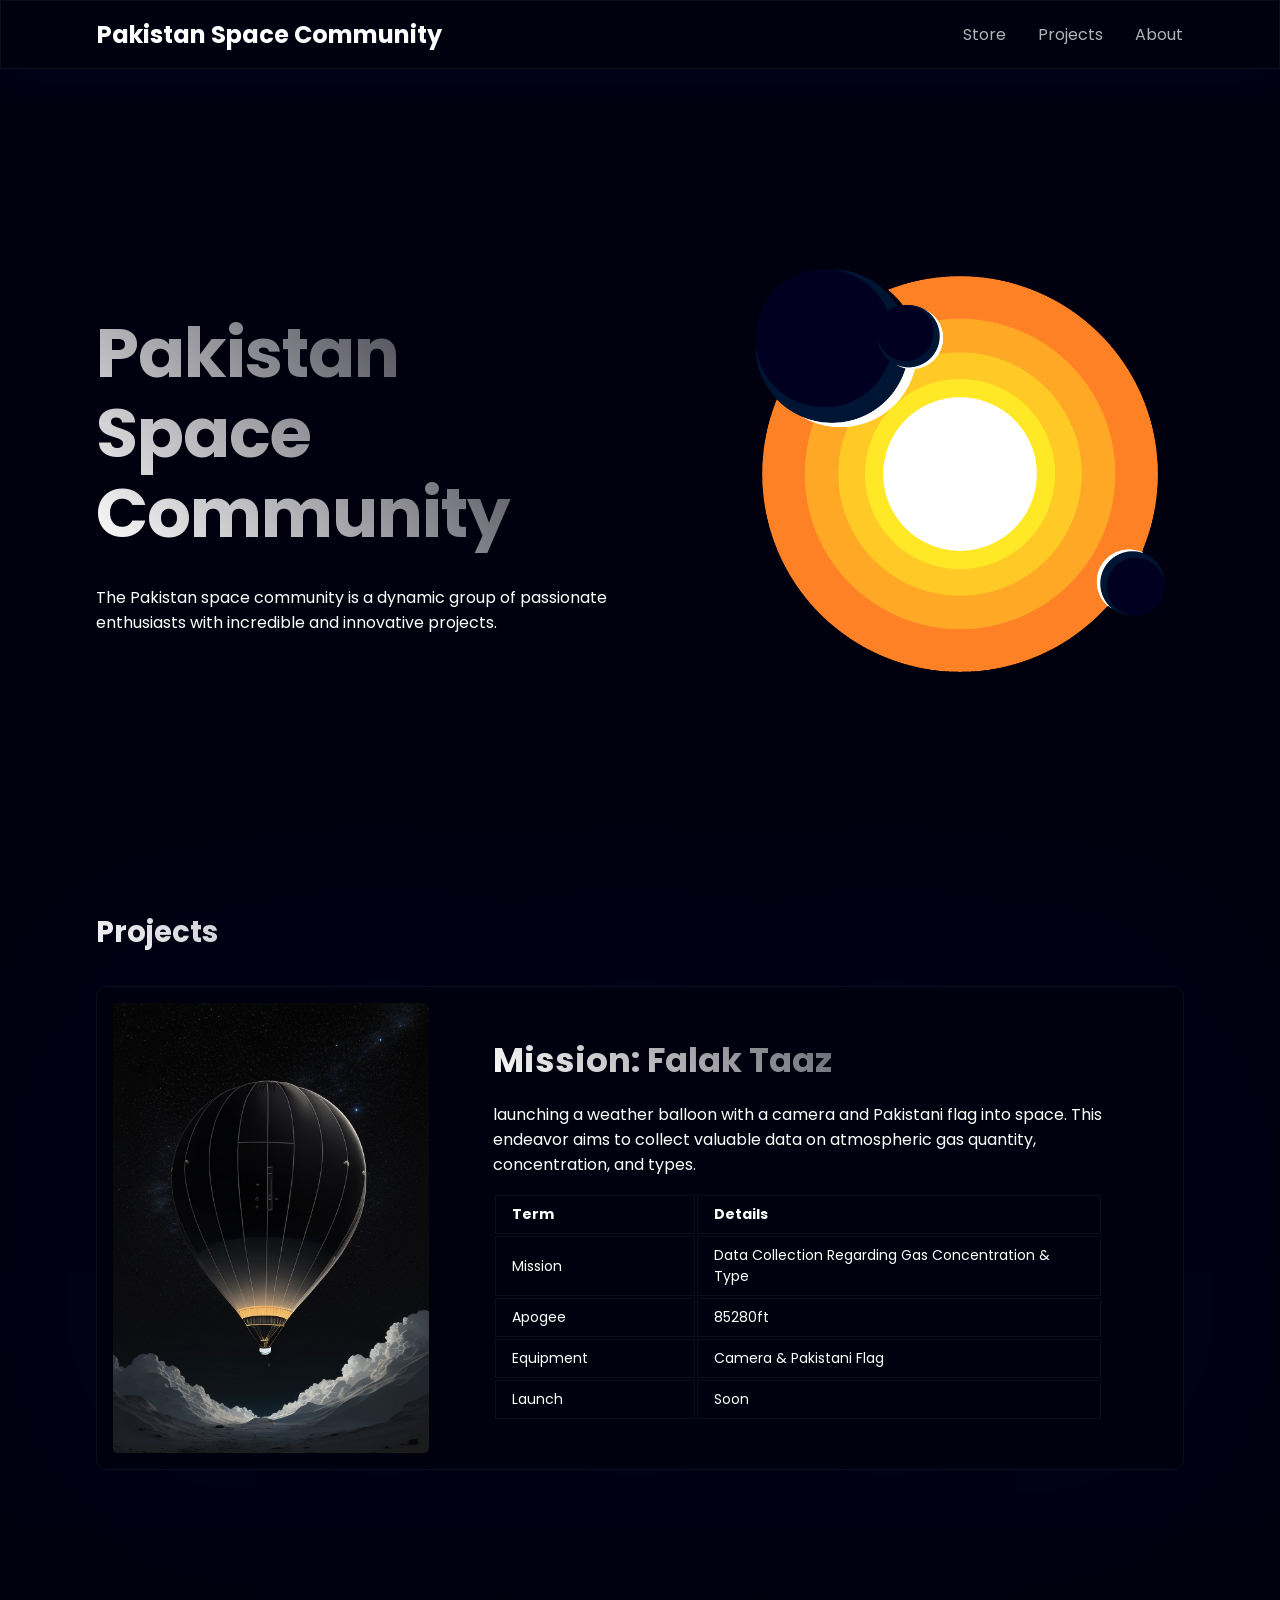
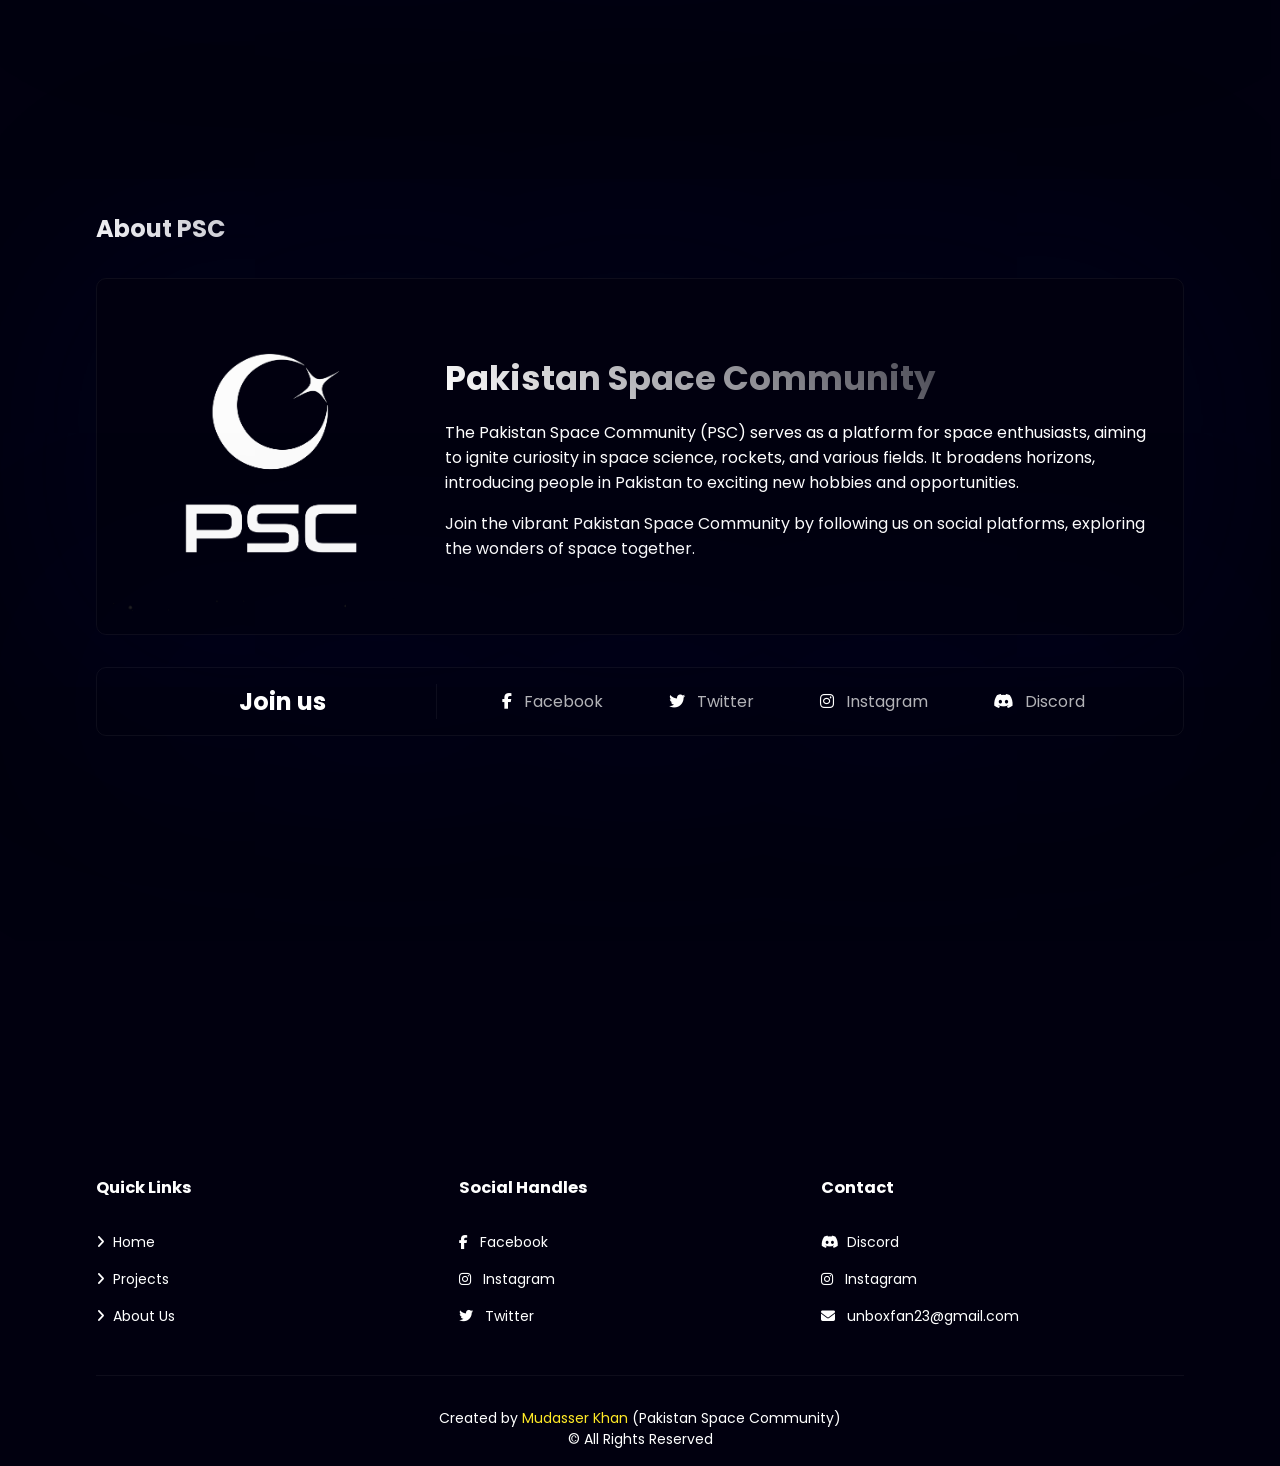
<file: index.html>
<!DOCTYPE html>
<html lang="en">

<head>
  <link rel="stylesheet" href="style.css" />
  <meta charset="UTF-8" />
  <meta name="viewport" content="width=device-width, initial-scale=1.0" />
  <title>PSC</title>
  <!-- Font Awesome -->
  <link rel="stylesheet" href="https://cdnjs.cloudflare.com/ajax/libs/font-awesome/6.1.1/css/all.min.css">
  <script src="main.js" defer></script>
</head>

<body>
  <main>
    <!-- Navbar -->
    <nav>
      <h1 class="small-logo">PSC</h1>
      <a href="index.html"><h1 class="logo">Pakistan Space Community</h1></a>
      <div class="burger-icon" id="burger-icon">
        <div class="bar"></div>
        <div class="bar"></div>
        <div class="bar"></div>
      </div>
      <ul id="nav-links" class="">
        <li><a href="store.html">Store</a></li>
        <li><a href="#projects">Projects</a></li>
        <li><a href="#about">About</a></li>
      </ul>
    </nav>

    <!-- Hero Section -->
    <section class="hero">
      <div class="info">
        <h1 class="title">
          Pakistan <br />
          Space <br />
          Community
        </h1>
        <p>
          The Pakistan space community is a dynamic group of passionate
          enthusiasts with incredible and innovative projects.
        </p>
      </div>
      <div class="visual">
        <img src="media/solar.svg" draggable="false" alt="sun with plantes , vector" />
      </div>
    </section>

    <!-- Projects Section -->
    <section class="projects" id="projects">
      <h1 class="title">Projects</h1>
      <div class="projects-container">
        <div class="project">
          <div class="visual">
          </div>
          <div class="info">
            <h1 class="title">Mission: Falak Taaz</h1>
            <p>
              launching a weather balloon with a camera and Pakistani flag
              into space. This endeavor aims to collect valuable data on
              atmospheric gas quantity, concentration, and types.
            </p>
            <div class="table" style="font-size: 12px">
              <table>
                <tbody>
                  <tr>
                    <th style="width: 300px">Term</th>
                    <th style="width: 700px">Details</th>
                  </tr>
                  <tr>
                    <td>Mission</td>
                    <td>
                      Data Collection Regarding Gas Concentration &amp; Type
                    </td>
                  </tr>
                  <tr>
                    <td>Apogee</td>
                    <td>85280ft</td>
                  </tr>
                  <tr>
                    <td>Equipment</td>
                    <td>Camera &amp; Pakistani Flag</td>
                  </tr>
                  <tr>
                    <td>Launch</td>
                    <td>Soon</td>
                  </tr>
                </tbody>
              </table>
            </div>
          </div>
        </div>
      </div>
    </section>

    <!-- About Section -->
    <section class="about" id="about">
      <h1 class="title">About PSC</h1>
      <div class="about-card">
        <div class="visual">
          <img src="media/c(1).png" draggable="false" style="user-select: none;" alt="psc logo">
        </div>
        <div class="info">
          <h1 class="title">Pakistan Space Community</h1>
          <p>The Pakistan Space Community (PSC) serves as a platform for space enthusiasts, aiming to ignite curiosity
            in space science, rockets, and various fields. It broadens horizons, introducing people in Pakistan to
            exciting new hobbies and opportunities.</p>
          <p>Join the vibrant Pakistan Space Community by following us on social platforms, exploring the wonders of
            space together.</p>
        </div>
      </div>
      <div class="social-links">
        <h1>Join us</h1>
        <div class="links">
          <a href="https://facebook.com/PakistanSpaceCommunity/" target="_blank"> <i class="fab fa-facebook-f"></i>
            <span>Facebook</span></a>
          <a href="https://twitter.com/PakistanSpaceCo" target="_blank"><i class="fa-brands fa-twitter"></i>
            <span>Twitter</span></a>
          <a href="https://instagram.com/pakistan_space_community" target="_blank"><i
              class="fa-brands fa-instagram"></i> <span>Instagram</span></a>
          <a href="https://discord.gg/6Tj3rR6frs" target="_blank"><i class="fa-brands fa-discord"></i>
            <span>Discord</span></a>
        </div>
      </div>
    </section>

    <!-- Footer -->
    <footer class="footer">
      <div class="box-container">
        <div class="box">
          <h3>Quick Links</h3>
          <a href="#"> <i class="fas fa-angle-right"></i>Home</a>
          <a href="#projects"> <i class="fas fa-angle-right"></i>Projects</a>
          <a href="#about"> <i class="fas fa-angle-right"></i>About Us</a>
        </div>

        <div class="box">
          <h3>Social Handles</h3>
          <a href="https://facebook.com/PakistanSpaceCommunity/" target="_blank"> <i class="fab fa-facebook-f"></i>
            Facebook</a>
          <a href="https://www.instagram.com/pakistan_space_community" target="_blank"> <i
              class="fa-brands fa-instagram"></i> Instagram
          </a>

          <a href="https://twitter.com/PakistanSpaceCo">
            <i class="fa-brands fa-twitter"></i> Twitter </a>
        </div>

        <div class="box">
          <h3>Contact</h3>
          <a href="https://discord.gg/6Tj3rR6frs" target="_blank"> <i class="fa-brands fa-discord"></i>Discord </a>
          <a href="https://instagram.com/pakistan_space_community" target="_blank"> <i class="fa-brands fa-instagram"
              target="_blank"></i> Instagram</i></a>
          <a href="#" target="_blank"> <i class="fa-sharp fa-solid fa-envelope"></i> unboxfan23@gmail.com </a>

        </div>

      </div>
      <div class="credit">Created by <span><a href="https://instagram.com/mdxr_khan" target="_blank">Mudasser
            Khan</a></span> (Pakistan
        Space Community) <br /> © All Rights
        Reserved</div>
    </footer>
  </main>
</body>

</html>
</file>
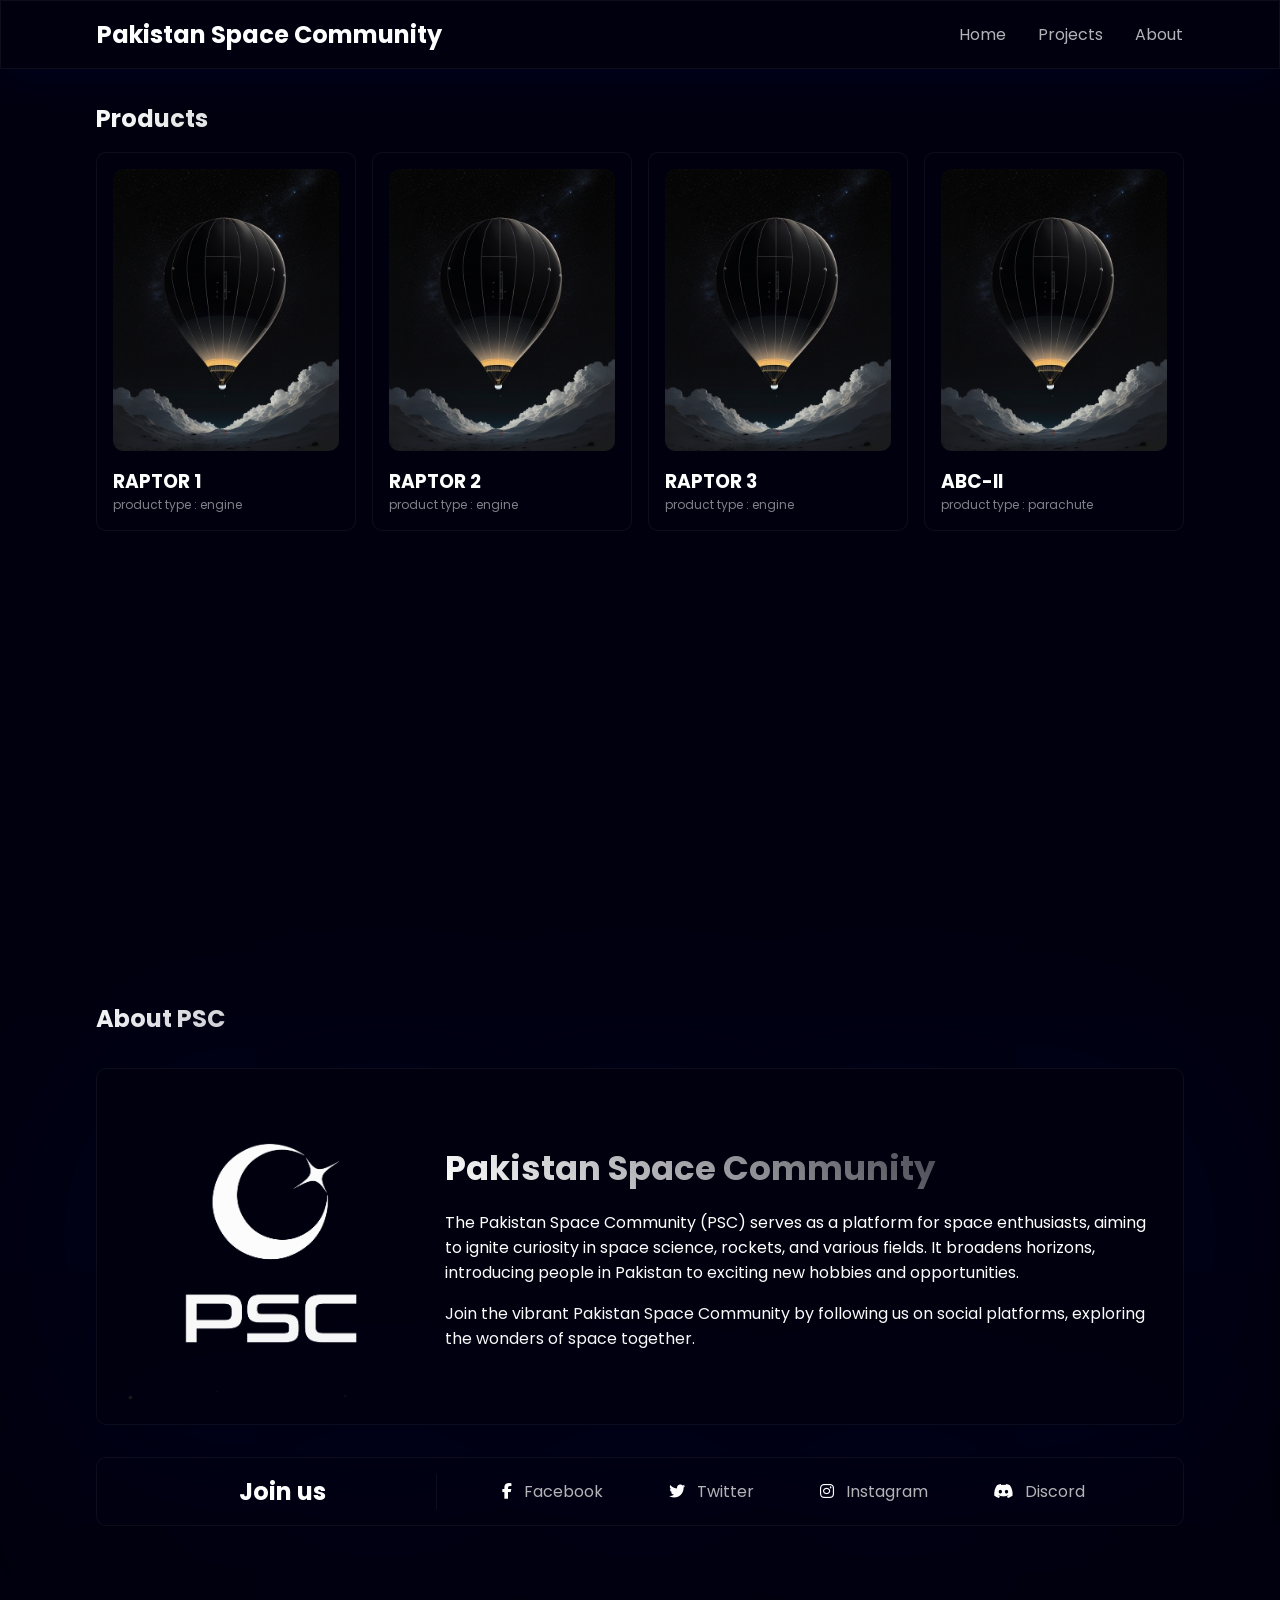
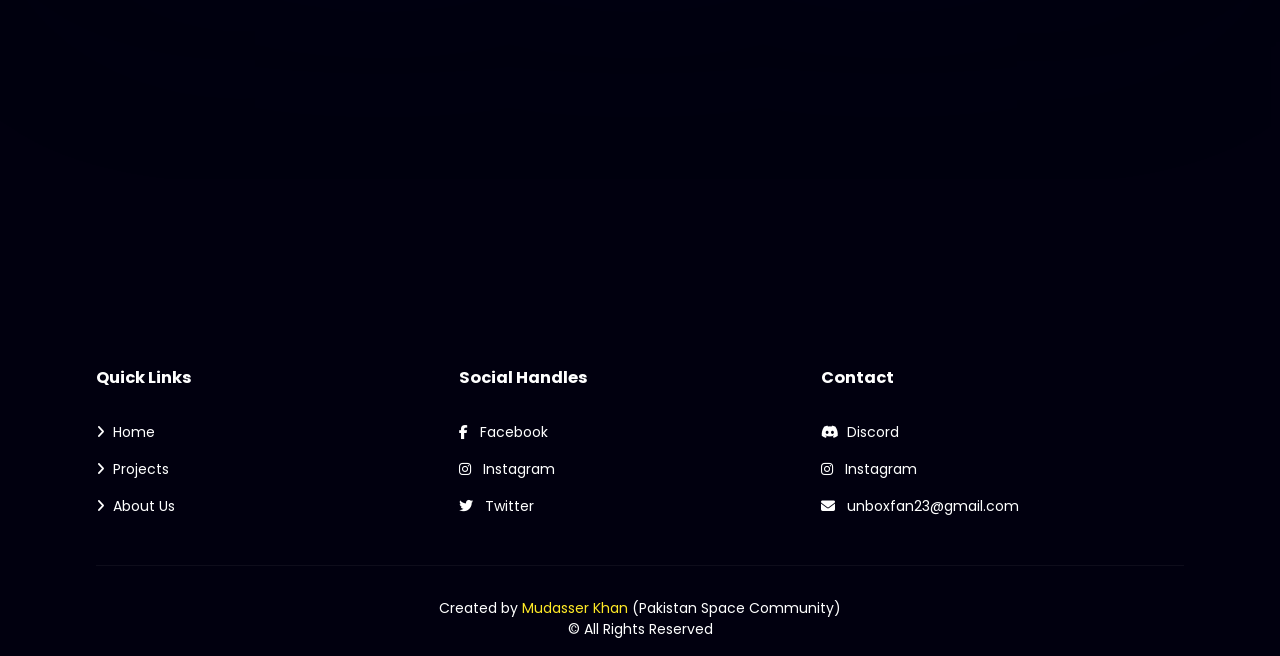
<file: store.html>
<!DOCTYPE html>
<html lang="en">

<head>
    <link rel="stylesheet" href="style.css" />
    <meta charset="UTF-8" />
    <meta name="viewport" content="width=device-width, initial-scale=1.0" />
    <title>PSC</title>
    <!-- Font Awesome -->
    <link rel="stylesheet" href="https://cdnjs.cloudflare.com/ajax/libs/font-awesome/6.1.1/css/all.min.css">
    <script src="main.js" defer></script>
</head>

<body>
    <main>
        <!-- Navbar -->
        <nav>
            <h1 class="small-logo">PSC</h1>
            <a href="index.html"><h1 class="logo">Pakistan Space Community</h1></a>
            <div class="burger-icon" id="burger-icon">
                <div class="bar"></div>
                <div class="bar"></div>
                <div class="bar"></div>
            </div>
            <ul id="nav-links" class="">
                <li><a href="index.html">Home</a></li>
                <li><a href="index.html#projects">Projects</a></li>
                <li><a href="#about">About</a></li>
            </ul>
        </nav>

        <section class="products" id="products">
            <div class="product-viewer">
                <i class="fa-solid fa-square-xmark cross" style="color: #c01c28;"></i>
                <img src="media/DreamShaper_v6_a_weather_balloon_in_dark_space_vector_styled_1.png" class="Vimg" alt="">
                <div class="info">
                    <h1 class="Vtitle">Raptor 3</h1>
                    <p class="Vdesc">Lorem ipsum dolor, sit amet consectetur adipisicing elit. Incidunt perspiciatis alias animi consequatur itaque quae voluptas molestias consequuntur ducimus deleniti?</p>
                    <table>
                        <tbody>
                          <tr>
                            <th style="width: 300px">Term</th>
                            <th style="width: 700px">Details</th>
                          </tr>
                          <tr>
                            <td>Type</td>
                            <td class="Vtype">
                              Rocket
                            </td>
                          </tr>
                          <tr>
                            <td>Price</td>
                            <td class="Vprice">$100</td>
                          </tr>
                          <tr>
                            <td>Status</td>
                            <td class="Vstatus">in stock</td>
                          </tr>
                          
                        </tbody>
                      </table>
                    <button>purchase</button>
                </div>
            </div>
            <h1 class="title">Products</h1>
            <div class="products-container">
                
            </div>

        </section>

        <!-- About Section -->
        <section class="about" id="about">
            <h1 class="title">About PSC</h1>
            <div class="about-card">
                <div class="visual">
                    <img src="media/c(1).png" draggable="false" style="user-select: none;" alt="psc logo">
                </div>
                <div class="info">
                    <h1 class="title">Pakistan Space Community</h1>
                    <p>The Pakistan Space Community (PSC) serves as a platform for space enthusiasts, aiming to ignite
                        curiosity
                        in space science, rockets, and various fields. It broadens horizons, introducing people in
                        Pakistan to
                        exciting new hobbies and opportunities.</p>
                    <p>Join the vibrant Pakistan Space Community by following us on social platforms, exploring the
                        wonders of
                        space together.</p>
                </div>
            </div>
            <div class="social-links">
                <h1>Join us</h1>
                <div class="links">
                    <a href="https://facebook.com/PakistanSpaceCommunity/" target="_blank"> <i
                            class="fab fa-facebook-f"></i>
                        <span>Facebook</span></a>
                    <a href="https://twitter.com/PakistanSpaceCo" target="_blank"><i class="fa-brands fa-twitter"></i>
                        <span>Twitter</span></a>
                    <a href="https://instagram.com/pakistan_space_community" target="_blank"><i
                            class="fa-brands fa-instagram"></i> <span>Instagram</span></a>
                    <a href="https://discord.gg/6Tj3rR6frs" target="_blank"><i class="fa-brands fa-discord"></i>
                        <span>Discord</span></a>
                </div>
            </div>
        </section>

        <!-- Footer -->
        <footer class="footer">
            <div class="box-container">
                <div class="box">
                    <h3>Quick Links</h3>
                    <a href="#"> <i class="fas fa-angle-right"></i>Home</a>
                    <a href="#projects"> <i class="fas fa-angle-right"></i>Projects</a>
                    <a href="#about"> <i class="fas fa-angle-right"></i>About Us</a>
                </div>

                <div class="box">
                    <h3>Social Handles</h3>
                    <a href="https://facebook.com/PakistanSpaceCommunity/" target="_blank"> <i
                            class="fab fa-facebook-f"></i>
                        Facebook</a>
                    <a href="https://www.instagram.com/pakistan_space_community" target="_blank"> <i
                            class="fa-brands fa-instagram"></i> Instagram
                    </a>

                    <a href="https://twitter.com/PakistanSpaceCo">
                        <i class="fa-brands fa-twitter"></i> Twitter </a>
                </div>

                <div class="box">
                    <h3>Contact</h3>
                    <a href="https://discord.gg/6Tj3rR6frs" target="_blank"> <i class="fa-brands fa-discord"></i>Discord
                    </a>
                    <a href="https://instagram.com/pakistan_space_community" target="_blank"> <i
                            class="fa-brands fa-instagram" target="_blank"></i> Instagram</i></a>
                    <a href="#" target="_blank"> <i class="fa-sharp fa-solid fa-envelope"></i> unboxfan23@gmail.com </a>

                </div>

            </div>
            <div class="credit">Created by <span><a href="https://instagram.com/mdxr_khan" target="_blank">Mudasser
                        Khan</a></span> (Pakistan
                Space Community) <br /> © All Rights
                Reserved</div>
        </footer>
    </main>
</body>

</html>
</file>
<file: style.css>
@import url("https://fonts.googleapis.com/css2?family=Poppins:wght@100;200;300;400;500;600;700;800;900&display=swap");

:root {
  --bg: #01000f;
  --theme: #ffe926;
  --secondary: #000b53;
  --box-shadow: 0 0px 500px rgba(0, 11, 83, 25%);
}


/* General Adjustments */
.Vstatus{
  background-color: rgb(63, 105, 0);
}
.unavailable{
  background-color: #c01c28;
}
.burger-icon{
  display: none;
}
.small-logo{
  display: none;
}
section {
  min-height: 100dvh;
}
* {
  padding: 0;
  margin: 0;
  text-decoration: none;
  list-style: none;
  box-sizing: border-box;
  font-family: "Poppins", sans-serif;
  color: white;
}
.title {
  background: -webkit-linear-gradient(45deg, #fff, rgba(1, 0, 15));
  -webkit-background-clip: text;
  -webkit-text-fill-color: transparent;
}
html {
  scroll-behavior: smooth;
}
body {
  background-color: var(--bg);
}

.about-card,
.project,
.social-links {
  box-shadow: var(--box-shadow);
}


/* Navbar */

nav {
  display: flex;
  justify-content: space-between;
  align-items: center;
  padding: 1rem 6rem;
  box-shadow: 0 5px 50px rgba(0, 11, 83, 25%);
  border: 1px solid rgba(255, 255, 255, 5%);
}
a, a span {
  color: rgba(255, 255, 255, 70%);
  transition: 0.1s linear;
}
a:hover, a span:hover {
  text-shadow: 0 0 25px var(--secondary);
  color: rgba(255, 255, 255, 100%);
}
nav ul {
  display: flex;
  gap: 2rem;
  justify-content: center;
  align-items: center;
}


/* Hero */

.hero {
  min-height: 90dvh;
  display: grid;
  grid-template-columns: 50% 50%;
  justify-content: center;
  align-items: center;
}
.hero img {
  width: 80%;
}

.hero .info {
  display: flex;
  justify-content: center;
  margin: 0 auto;
  flex-direction: column;
  gap: 2rem;
  padding-left: 6rem;
}
.hero .info .title {
  font-size: 69px;
  line-height: 80px;
  letter-spacing: -1px;
  /* text-shadow: 0 0 10px var(--secondary); */
  user-select: none;
}
.hero .visual {
  display: flex;
  justify-content: center;
  margin: 0 auto;
}


/* Projects */

.projects {
  padding: 2rem 6rem;
  display: flex;
  flex-direction: column;
  gap: 2rem;
}
.projects .title {
  font-size: 29px;
}

.projects .projects-container {
  display: flex;
  justify-content: center;
  align-items: center;
}
.projects .projects-container .project {
  display: grid;
  grid-template-columns: 30% 70%;
  border: 1px solid rgba(255, 255, 255, 5%);
  padding: 1rem;
  border-radius: 10px;
  justify-content: center;
  align-items: center;
}
.project .visual {
  display: flex;
  justify-content: center;
  align-items: center;
  background-image: url("media/DreamShaper_v6_a_weather_balloon_in_dark_space_vector_styled_1.png");
  background-position: center;
  background-size: cover;
  width: 100%;
  height: 100%;
  border-radius: 5px;
}
.project .info {
  display: flex;
  flex-direction: column;
  padding: 2rem 4rem;
  gap: 1rem;
}
.project .info .title {
  font-size: 34px;
}

table th,
table td {
  border: 1px solid rgba(255, 255, 255, 5%);
  text-align: start;
  padding: 0.5rem 1rem;
  font-size: 14px;
}


/* About */

.about {
  padding: 2rem 6rem;
  display: flex;
  flex-direction: column;
  gap: 2rem;
}

.about .about-card {
  display: grid;
  grid-template-columns: 30% 70%;
  border: 1px solid rgba(255, 255, 255, 5%);
  padding: 1rem;
  border-radius: 10px;
  justify-content: center;
  align-items: center;
}
.about-card img {
  width: 100%;
}
.about-card .info {
  height: 100%;
  padding: 2rem 1rem;
  display: flex;
  gap: 1rem;
  flex-direction: column;
  justify-content: center;
}
.about-card .title {
  font-size: 34px;
}

/* Social links */

.social-links {
  display: grid;
  grid-template-columns: 30% 70%;
  border: 1px solid rgba(255, 255, 255, 5%);
  padding: 1rem 2rem;
  border-radius: 10px;
  justify-content: center;
  align-items: center;
  text-align: center;
}
.social-links .links {
  border-left: 1px solid rgba(255, 255, 255, 5%);
  height: 100%;
  display: flex;
  justify-content: space-evenly;
  align-items: center;
}

.social-links .links i {
  margin-right: 0.5rem;
}

/* Footer*/

.footer {
  margin-top: 5rem;
  background-color: var(--black);
  padding: 1rem 6rem;
  font-size: 14px;
}

.footer .box-container {
  display: grid;
  grid-template-columns: repeat(3, 1fr);
}

.footer .box-container .box h3 {
  color: var(--white);
  padding-bottom: 2rem;
}

.footer .box-container .box a {
  color: var(--white);
  padding-bottom: 1rem;
  display: block;
}

.footer .box-container .box a i {
  color: var(--theme-color);
  padding-right: 0.5rem;
  transition: 0.1s linear;
}

.footer .box-container .box a:hover i {
  padding-right: 0.75rem;
}

.footer .credit {
  text-align: center;
  padding-top: 2rem;
  margin-top: 2rem;
  border-top: 1px solid rgba(255, 255, 255, 5%);
  color: white;
}

.footer .credit span a {
  color: var(--theme);
}

/* products page */

.products{
  padding: 2rem 6rem;
  position: relative;
}
.products-container{
  display: grid;
  grid-template-columns: repeat(4,1fr);
  gap: 1rem;
}
.products .product-title{
  margin-top: 1rem;
}
.products .title{
  margin-bottom: 1rem;
}
.product{
  border: 1px solid rgba(255, 255, 255, 5%);
  border-radius: 10px;
  padding: 1rem;
  display: flex;
  flex-direction: column;
  cursor: pointer;
  transition: .1s ease-in-out;
  background-color: var(--bg);
}
.product:hover{
  box-shadow: var(--box-shadow);
  background-color: rgba(255, 255, 255, 1%);
  transform: translateY(-0.25rem);
}
.product .product-img{
  width: 100%;
  border-radius: 10px;
}

.product .product-info p{
  opacity: 50%;
  font-size: 12px;
}
.product-viewer .info button{
  color: var(--bg);
  padding: 10px 15px;
  border: none;
  border-radius: 5px;
  margin-top: .5rem;
  position: absolute;
  bottom: .75rem;
  right: 3rem;
  cursor: pointer;
}
.product-viewer .info p{
  opacity: 70%;
}
.product-viewer table{
  margin-top: 2rem;
}
.product-viewer{
  background: var(--bg);
  border: 1px solid rgba(255, 255, 255, 5%);;
  top: 40%;
  left: 50%;
  transform: translate(-50%, -50%);
  min-width: 70dvw;
  position: absolute;
  border-radius: 10px;
  z-index: 0;
  box-shadow: var(--box-shadow);
  padding: 10px;
  display: none;
}
.product-viewer.active{
  display: flex;
}
.product-viewer .cross{
  position: absolute;
  right: 1rem;
  top: 1rem;
  cursor: pointer;
}
.product-viewer img{
  height: 60dvh;
  border-radius: 5px;
}
.product-viewer .info{
  margin: 2rem;
  display: flex;
  flex-direction: column;
  gap: 1rem;
}
/* responsivenss */

@media only screen and (max-width: 900px) {
  section{
    min-height: unset;
  }
  nav{
    padding: 1rem 3rem;
  }

  .hero .info{
    padding-left: 3rem;
  }

  .projects{
    padding: 2rem 3rem;
  }

  .project .info{
    padding: 2rem;
  }
  
  .about{
    padding: 2rem 3rem;
  }
  .products{
    padding: 2rem 3rem;
  }
  .product-viewer{
    top: 70%;
    width: 90%;
  }
  .product-viewer img{
    width: 100%;
    max-height: 400px;
  }
}
@media only screen and (max-width: 700px) {
  .hero{
    grid-template-columns: 100%;
    text-align: center;
    margin-top: 6rem;
  }
  .hero .info{
    padding: 0 6rem;
  }
  .hero .visual{
    margin-top: 3rem;
  }
  .project .visual{
    display: none;
  }
  .projects .projects-container .project{
    grid-template-columns: 100%;
  }
  .products-container{
    grid-template-columns: repeat(2,1fr);
  }
  .footer{
    padding: 2rem 3rem;
  }
  .product-viewer{
    top: 30%;
  }
  .product-viewer img{
    max-height: 400px;
    width: 150%;
  }
  .product-viewer .info{
    margin: 1rem;
  }
  .product-viewer .info button{
    right: 2rem;
  }
}

@media only screen and (max-width: 600px) {
  .projects .projects-container .project{
    padding: 0;
    text-align: center;
  }
  .project table{
    margin-top: 1.5rem;
  }
  .about .about-card{
    grid-template-columns: 100%;
    text-align: center;
  }
  .about-card .info .title{
    margin-bottom: 1rem;
  }
  .about-card .visual{
    display: flex;
    justify-content: center;
    align-items: center;
  }
  .about .about-card img{
    width: 50%;
  }
  .social-links{
    padding: 1rem;
    padding-right: 0;
  }
  .social-links .links span{
    display: none;
  }
}
@media only screen and (max-width: 500px) {
  .burger-icon{
    display: flex;
    flex-direction: column;
    gap: 5px;
    cursor: pointer;
  }
  .burger-icon .bar{
    width: 35px;
    height: 3px;
    background-color: white;
  }
  .active{
    display: flex;
    position: absolute;
    background-color: var(--bg);
    border: 1px solid rgba(255, 255, 255, 5%);
    border-radius: 10px;
    z-index: 100000;
    width: 90%;
    flex-direction: column;
    top: 5rem;
    left: 50%;
    transform: translateX(-50%);
    min-height: 350px;
    box-shadow: var(--box-shadow);
    transition: .2s linear;
    padding: 4rem;
  }
  nav{
    padding: 1rem 1.5rem;
    position: relative;
  }
  nav ul{
    display: none;

  }
  .hero .info{
    padding: 0 3rem;
  }
  .hero .info .title{
    font-size: 59px;
    line-height: 60px;
  }
  .project .info{
    padding: 1rem;
  }
  .about .about-card{
    padding: 1rem;
  }
  .footer .box-container{
    grid-template-columns: 100%;
    gap: 2rem;
  }
  .footer .box-container .box h3{
    padding-bottom: 1.5rem;
  }
  .footer .box-container .box{
    border-bottom: 1px solid rgba(255, 255, 255, 5%);
  }
  .footer .credit{
    border: none;
    margin-top: 0;
  }
  .product-viewer{
    padding: 1rem;
    top: 5%;
    position: fixed;
  }
  .product-viewer img{
    width: 100%;
  }
  .product-viewer table{
    margin: 2rem 0;
  }
}

@media only screen and (max-width: 450px) {
  .small-logo{
    display: unset;
  }
  .logo{
    display: none;
  }
  .hero .info{
    padding: 0 2rem;
  }
  .projects, .about{
    padding: 2rem 1rem;
    text-align: center;
    margin-top: 2rem;
  }
  .products{
    padding: 2rem;
  }
  .products-container{
    grid-template-columns: repeat(1,1fr);
  }
  .footer{
    padding: 2rem;
  }
}
@media only screen and (max-width: 400px) {
  .hero .info{
    padding: 1rem;
  }
  .hero .info .title{
    font-size: 49px;
    line-height: 55px;
  }
  .product-viewer{
    top: 2.5%;

  }
  .product-viewer .info{
    margin: 1rem 0;
  }
  .product-viewer table{
    margin-bottom: 2rem;
  }
  .product-viewer .info button{
    right: 1rem;
  }
}
</file>
